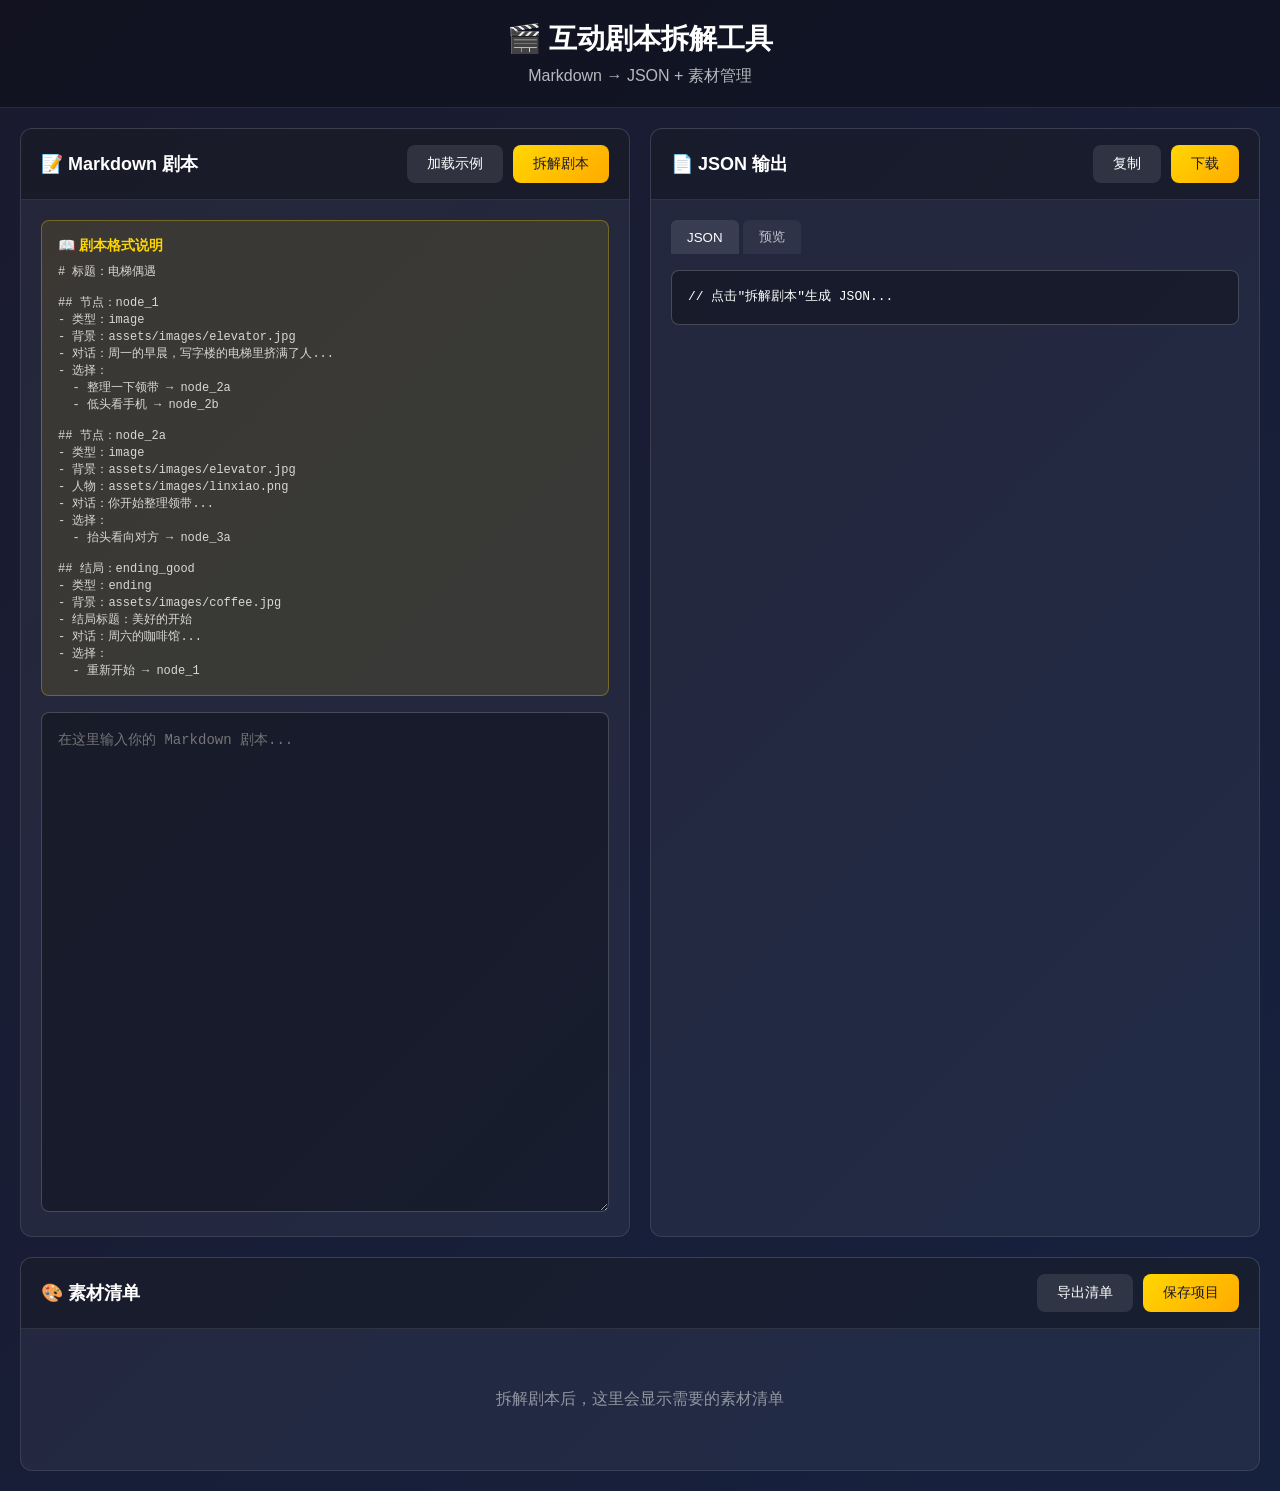
<file: old_tool/index.html>
<!DOCTYPE html>
<html lang="zh-CN">
<head>
    <meta charset="UTF-8">
    <meta name="viewport" content="width=device-width, initial-scale=1.0">
    <title>互动剧本拆解工具</title>
    <style>
        * {
            margin: 0;
            padding: 0;
            box-sizing: border-box;
        }

        body {
            font-family: -apple-system, BlinkMacSystemFont, 'Segoe UI', Roboto, sans-serif;
            background: linear-gradient(135deg, #1a1a2e 0%, #16213e 100%);
            color: #fff;
            min-height: 100vh;
        }

        .header {
            background: rgba(0, 0, 0, 0.3);
            padding: 20px;
            text-align: center;
            border-bottom: 1px solid rgba(255, 255, 255, 0.1);
        }

        .header h1 {
            font-size: 28px;
            margin-bottom: 8px;
        }

        .header p {
            color: rgba(255, 255, 255, 0.7);
        }

        .container {
            display: grid;
            grid-template-columns: 1fr 1fr;
            gap: 20px;
            padding: 20px;
            max-width: 1600px;
            margin: 0 auto;
        }

        .panel {
            background: rgba(255, 255, 255, 0.05);
            border-radius: 12px;
            border: 1px solid rgba(255, 255, 255, 0.1);
            overflow: hidden;
        }

        .panel-header {
            background: rgba(0, 0, 0, 0.3);
            padding: 16px 20px;
            display: flex;
            justify-content: space-between;
            align-items: center;
            border-bottom: 1px solid rgba(255, 255, 255, 0.1);
        }

        .panel-header h2 {
            font-size: 18px;
            font-weight: 600;
        }

        .btn {
            padding: 10px 20px;
            border: none;
            border-radius: 8px;
            font-size: 14px;
            font-weight: 500;
            cursor: pointer;
            transition: all 0.2s;
        }

        .btn-primary {
            background: linear-gradient(135deg, #ffd700 0%, #ffaa00 100%);
            color: #1a1a2e;
        }

        .btn-primary:hover {
            transform: translateY(-2px);
            box-shadow: 0 4px 12px rgba(255, 215, 0, 0.4);
        }

        .btn-secondary {
            background: rgba(255, 255, 255, 0.1);
            color: #fff;
        }

        .btn-secondary:hover {
            background: rgba(255, 255, 255, 0.2);
        }

        .btn-group {
            display: flex;
            gap: 10px;
        }

        .panel-content {
            padding: 20px;
        }

        textarea {
            width: 100%;
            height: 500px;
            background: rgba(0, 0, 0, 0.3);
            border: 1px solid rgba(255, 255, 255, 0.2);
            border-radius: 8px;
            padding: 16px;
            color: #fff;
            font-family: 'Monaco', 'Consolas', monospace;
            font-size: 14px;
            line-height: 1.6;
            resize: vertical;
        }

        textarea:focus {
            outline: none;
            border-color: #ffd700;
        }

        .json-output {
            background: rgba(0, 0, 0, 0.3);
            border: 1px solid rgba(255, 255, 255, 0.2);
            border-radius: 8px;
            padding: 16px;
            font-family: 'Monaco', 'Consolas', monospace;
            font-size: 13px;
            line-height: 1.6;
            max-height: 500px;
            overflow-y: auto;
            white-space: pre-wrap;
            word-break: break-all;
        }

        .assets-panel {
            grid-column: 1 / -1;
        }

        .assets-list {
            display: grid;
            grid-template-columns: repeat(auto-fill, minmax(300px, 1fr));
            gap: 16px;
            margin-top: 16px;
        }

        .asset-item {
            background: rgba(0, 0, 0, 0.3);
            border: 1px solid rgba(255, 255, 255, 0.1);
            border-radius: 8px;
            padding: 16px;
        }

        .asset-item.pending {
            border-color: rgba(255, 170, 0, 0.5);
        }

        .asset-item.completed {
            border-color: rgba(0, 255, 100, 0.5);
        }

        .asset-header {
            display: flex;
            justify-content: space-between;
            align-items: center;
            margin-bottom: 12px;
        }

        .asset-type {
            display: inline-block;
            padding: 4px 10px;
            border-radius: 4px;
            font-size: 12px;
            font-weight: 600;
        }

        .type-image {
            background: rgba(100, 200, 255, 0.2);
            color: #64c8ff;
        }

        .type-video {
            background: rgba(255, 100, 200, 0.2);
            color: #ff64c8;
        }

        .asset-name {
            font-weight: 600;
            margin-bottom: 8px;
        }

        .asset-path {
            font-family: 'Monaco', 'Consolas', monospace;
            font-size: 12px;
            color: rgba(255, 255, 255, 0.6);
            margin-bottom: 12px;
        }

        .asset-upload {
            display: flex;
            gap: 10px;
            align-items: center;
        }

        .file-input-label {
            padding: 8px 16px;
            background: rgba(255, 255, 255, 0.1);
            border-radius: 6px;
            cursor: pointer;
            font-size: 14px;
        }

        .file-input-label:hover {
            background: rgba(255, 255, 255, 0.2);
        }

        input[type="file"] {
            display: none;
        }

        .status-badge {
            padding: 4px 10px;
            border-radius: 4px;
            font-size: 12px;
            font-weight: 600;
        }

        .status-pending {
            background: rgba(255, 170, 0, 0.2);
            color: #ffaa00;
        }

        .status-completed {
            background: rgba(0, 255, 100, 0.2);
            color: #00ff64;
        }

        .preview-image {
            max-width: 100%;
            max-height: 200px;
            border-radius: 6px;
            margin-top: 12px;
            object-fit: cover;
        }

        .markdown-help {
            background: rgba(255, 215, 0, 0.1);
            border: 1px solid rgba(255, 215, 0, 0.3);
            border-radius: 8px;
            padding: 16px;
            margin-bottom: 16px;
        }

        .markdown-help h3 {
            color: #ffd700;
            margin-bottom: 8px;
            font-size: 14px;
        }

        .markdown-help pre {
            font-family: 'Monaco', 'Consolas', monospace;
            font-size: 12px;
            color: rgba(255, 255, 255, 0.8);
            white-space: pre-wrap;
        }

        .tabs {
            display: flex;
            gap: 4px;
            margin-bottom: 16px;
        }

        .tab {
            padding: 8px 16px;
            background: rgba(255, 255, 255, 0.05);
            border: none;
            border-radius: 6px 6px 0 0;
            color: rgba(255, 255, 255, 0.7);
            cursor: pointer;
        }

        .tab.active {
            background: rgba(255, 255, 255, 0.1);
            color: #fff;
        }
    </style>
</head>
<body>
    <div class="header">
        <h1>🎬 互动剧本拆解工具</h1>
        <p>Markdown → JSON + 素材管理</p>
    </div>

    <div class="container">
        <!-- 左侧：Markdown 输入 -->
        <div class="panel">
            <div class="panel-header">
                <h2>📝 Markdown 剧本</h2>
                <div class="btn-group">
                    <button class="btn btn-secondary" onclick="loadExample()">加载示例</button>
                    <button class="btn btn-primary" onclick="parseMarkdown()">拆解剧本</button>
                </div>
            </div>
            <div class="panel-content">
                <div class="markdown-help">
                    <h3>📖 剧本格式说明</h3>
                    <pre># 标题：电梯偶遇

## 节点：node_1
- 类型：image
- 背景：assets/images/elevator.jpg
- 对话：周一的早晨，写字楼的电梯里挤满了人...
- 选择：
  - 整理一下领带 → node_2a
  - 低头看手机 → node_2b

## 节点：node_2a
- 类型：image
- 背景：assets/images/elevator.jpg
- 人物：assets/images/linxiao.png
- 对话：你开始整理领带...
- 选择：
  - 抬头看向对方 → node_3a

## 结局：ending_good
- 类型：ending
- 背景：assets/images/coffee.jpg
- 结局标题：美好的开始
- 对话：周六的咖啡馆...
- 选择：
  - 重新开始 → node_1</pre>
                </div>
                <textarea id="markdownInput" placeholder="在这里输入你的 Markdown 剧本..."></textarea>
            </div>
        </div>

        <!-- 右侧：JSON 输出 -->
        <div class="panel">
            <div class="panel-header">
                <h2>📄 JSON 输出</h2>
                <div class="btn-group">
                    <button class="btn btn-secondary" onclick="copyJson()">复制</button>
                    <button class="btn btn-primary" onclick="downloadJson()">下载</button>
                </div>
            </div>
            <div class="panel-content">
                <div class="tabs">
                    <button class="tab active" onclick="switchTab('json')">JSON</button>
                    <button class="tab" onclick="switchTab('preview')">预览</button>
                </div>
                <div id="jsonTab">
                    <pre class="json-output" id="jsonOutput">// 点击"拆解剧本"生成 JSON...</pre>
                </div>
                <div id="previewTab" style="display: none;">
                    <div id="previewContent"></div>
                </div>
            </div>
        </div>

        <!-- 素材管理 -->
        <div class="panel assets-panel">
            <div class="panel-header">
                <h2>🎨 素材清单</h2>
                <div class="btn-group">
                    <button class="btn btn-secondary" onclick="exportAssetList()">导出清单</button>
                    <button class="btn btn-primary" onclick="saveProject()">保存项目</button>
                </div>
            </div>
            <div class="panel-content">
                <div id="assetsList">
                    <p style="color: rgba(255, 255, 255, 0.5); text-align: center; padding: 40px;">
                        拆解剧本后，这里会显示需要的素材清单
                    </p>
                </div>
            </div>
        </div>
    </div>

    <script src="app.js"></script>
</body>
</html>
</file>
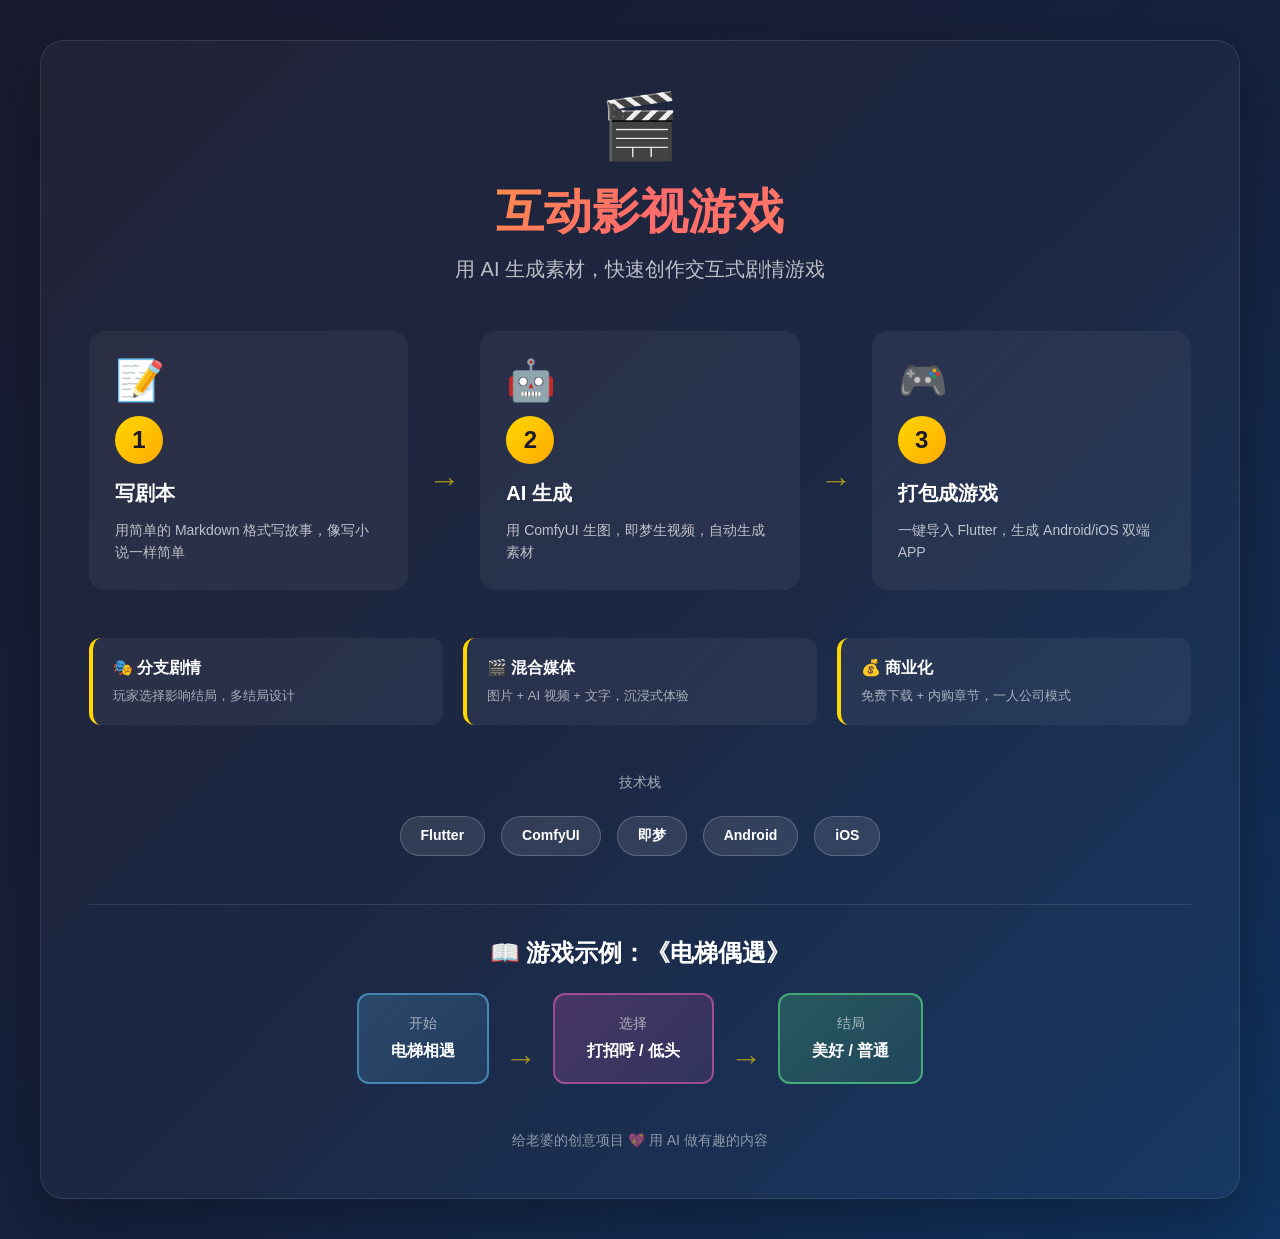
<file: docs/idea.html>
<!DOCTYPE html>
<html lang="zh-CN">
<head>
    <meta charset="UTF-8">
    <meta name="viewport" content="width=device-width, initial-scale=1.0">
    <title>🎬 互动影视游戏 - 创意方案</title>
    <style>
        * {
            margin: 0;
            padding: 0;
            box-sizing: border-box;
        }

        body {
            font-family: -apple-system, BlinkMacSystemFont, 'Segoe UI', Roboto, sans-serif;
            background: linear-gradient(135deg, #1a1a2e 0%, #16213e 50%, #0f3460 100%);
            min-height: 100vh;
            padding: 40px;
            display: flex;
            justify-content: center;
            align-items: center;
        }

        .container {
            max-width: 1200px;
            background: rgba(255, 255, 255, 0.03);
            border-radius: 24px;
            padding: 48px;
            border: 1px solid rgba(255, 255, 255, 0.1);
            box-shadow: 0 20px 60px rgba(0, 0, 0, 0.3);
        }

        .header {
            text-align: center;
            margin-bottom: 48px;
        }

        .title {
            font-size: 48px;
            font-weight: 800;
            background: linear-gradient(135deg, #ffd700 0%, #ff6b6b 50%, #ff8e53 100%);
            -webkit-background-clip: text;
            -webkit-text-fill-color: transparent;
            background-clip: text;
            margin-bottom: 12px;
        }

        .subtitle {
            font-size: 20px;
            color: rgba(255, 255, 255, 0.7);
        }

        .workflow {
            display: flex;
            justify-content: space-between;
            align-items: flex-start;
            gap: 20px;
            margin-bottom: 48px;
        }

        .step {
            flex: 1;
            background: rgba(255, 255, 255, 0.05);
            border-radius: 16px;
            padding: 24px;
            border: 2px solid transparent;
            transition: all 0.3s;
            position: relative;
        }

        .step:hover {
            transform: translateY(-4px);
            border-color: rgba(255, 215, 0, 0.5);
            box-shadow: 0 8px 24px rgba(255, 215, 0, 0.2);
        }

        .step-number {
            width: 48px;
            height: 48px;
            background: linear-gradient(135deg, #ffd700 0%, #ffaa00 100%);
            border-radius: 50%;
            display: flex;
            align-items: center;
            justify-content: center;
            font-size: 24px;
            font-weight: 800;
            color: #1a1a2e;
            margin-bottom: 16px;
        }

        .step-title {
            font-size: 20px;
            font-weight: 700;
            color: #fff;
            margin-bottom: 12px;
        }

        .step-desc {
            font-size: 14px;
            color: rgba(255, 255, 255, 0.7);
            line-height: 1.6;
        }

        .step-icon {
            font-size: 40px;
            margin-bottom: 12px;
        }

        .arrow {
            font-size: 32px;
            color: rgba(255, 215, 0, 0.6);
            align-self: center;
            margin-top: 40px;
        }

        .features {
            display: grid;
            grid-template-columns: repeat(3, 1fr);
            gap: 20px;
            margin-bottom: 48px;
        }

        .feature {
            background: rgba(255, 255, 255, 0.05);
            border-radius: 12px;
            padding: 20px;
            border-left: 4px solid #ffd700;
        }

        .feature-title {
            font-size: 16px;
            font-weight: 600;
            color: #fff;
            margin-bottom: 8px;
        }

        .feature-desc {
            font-size: 13px;
            color: rgba(255, 255, 255, 0.6);
        }

        .tech-stack {
            display: flex;
            justify-content: center;
            gap: 16px;
            flex-wrap: wrap;
        }

        .tech-tag {
            background: rgba(255, 255, 255, 0.1);
            padding: 10px 20px;
            border-radius: 20px;
            font-size: 14px;
            font-weight: 600;
            color: #fff;
            border: 1px solid rgba(255, 255, 255, 0.2);
        }

        .example-section {
            margin-top: 48px;
            padding-top: 32px;
            border-top: 1px solid rgba(255, 255, 255, 0.1);
        }

        .example-title {
            font-size: 24px;
            font-weight: 700;
            color: #fff;
            margin-bottom: 24px;
            text-align: center;
        }

        .example-flow {
            display: flex;
            justify-content: center;
            gap: 16px;
            align-items: center;
        }

        .example-node {
            background: linear-gradient(135deg, rgba(100, 200, 255, 0.2) 0%, rgba(100, 200, 255, 0.1) 100%);
            border: 2px solid rgba(100, 200, 255, 0.5);
            border-radius: 12px;
            padding: 20px 32px;
            text-align: center;
        }

        .example-node.choice {
            background: linear-gradient(135deg, rgba(255, 100, 200, 0.2) 0%, rgba(255, 100, 200, 0.1) 100%);
            border-color: rgba(255, 100, 200, 0.5);
        }

        .example-node.ending {
            background: linear-gradient(135deg, rgba(100, 255, 150, 0.2) 0%, rgba(100, 255, 150, 0.1) 100%);
            border-color: rgba(100, 255, 150, 0.5);
        }

        .node-label {
            font-size: 14px;
            color: rgba(255, 255, 255, 0.6);
            margin-bottom: 8px;
        }

        .node-text {
            font-size: 16px;
            font-weight: 600;
            color: #fff;
        }

        .footer {
            margin-top: 48px;
            text-align: center;
            color: rgba(255, 255, 255, 0.5);
            font-size: 14px;
        }

        .heart {
            color: #ff6b6b;
        }
    </style>
</head>
<body>
    <div class="container">
        <div class="header">
            <div style="font-size: 64px; margin-bottom: 16px;">🎬</div>
            <h1 class="title">互动影视游戏</h1>
            <p class="subtitle">用 AI 生成素材，快速创作交互式剧情游戏</p>
        </div>

        <div class="workflow">
            <div class="step">
                <div class="step-icon">📝</div>
                <div class="step-number">1</div>
                <div class="step-title">写剧本</div>
                <div class="step-desc">用简单的 Markdown 格式写故事，像写小说一样简单</div>
            </div>
            <div class="arrow">→</div>
            <div class="step">
                <div class="step-icon">🤖</div>
                <div class="step-number">2</div>
                <div class="step-title">AI 生成</div>
                <div class="step-desc">用 ComfyUI 生图，即梦生视频，自动生成素材</div>
            </div>
            <div class="arrow">→</div>
            <div class="step">
                <div class="step-icon">🎮</div>
                <div class="step-number">3</div>
                <div class="step-title">打包成游戏</div>
                <div class="step-desc">一键导入 Flutter，生成 Android/iOS 双端 APP</div>
            </div>
        </div>

        <div class="features">
            <div class="feature">
                <div class="feature-title">🎭 分支剧情</div>
                <div class="feature-desc">玩家选择影响结局，多结局设计</div>
            </div>
            <div class="feature">
                <div class="feature-title">🎬 混合媒体</div>
                <div class="feature-desc">图片 + AI 视频 + 文字，沉浸式体验</div>
            </div>
            <div class="feature">
                <div class="feature-title">💰 商业化</div>
                <div class="feature-desc">免费下载 + 内购章节，一人公司模式</div>
            </div>
        </div>

        <div style="text-align: center; margin-bottom: 24px;">
            <span style="color: rgba(255,255,255,0.6); font-size: 14px;">技术栈</span>
        </div>
        <div class="tech-stack">
            <span class="tech-tag">Flutter</span>
            <span class="tech-tag">ComfyUI</span>
            <span class="tech-tag">即梦</span>
            <span class="tech-tag">Android</span>
            <span class="tech-tag">iOS</span>
        </div>

        <div class="example-section">
            <div class="example-title">📖 游戏示例：《电梯偶遇》</div>
            <div class="example-flow">
                <div class="example-node">
                    <div class="node-label">开始</div>
                    <div class="node-text">电梯相遇</div>
                </div>
                <div class="arrow">→</div>
                <div class="example-node choice">
                    <div class="node-label">选择</div>
                    <div class="node-text">打招呼 / 低头</div>
                </div>
                <div class="arrow">→</div>
                <div class="example-node ending">
                    <div class="node-label">结局</div>
                    <div class="node-text">美好 / 普通</div>
                </div>
            </div>
        </div>

        <div class="footer">
            给老婆的创意项目 💖 用 AI 做有趣的内容
        </div>
    </div>
</body>
</html>
</file>
